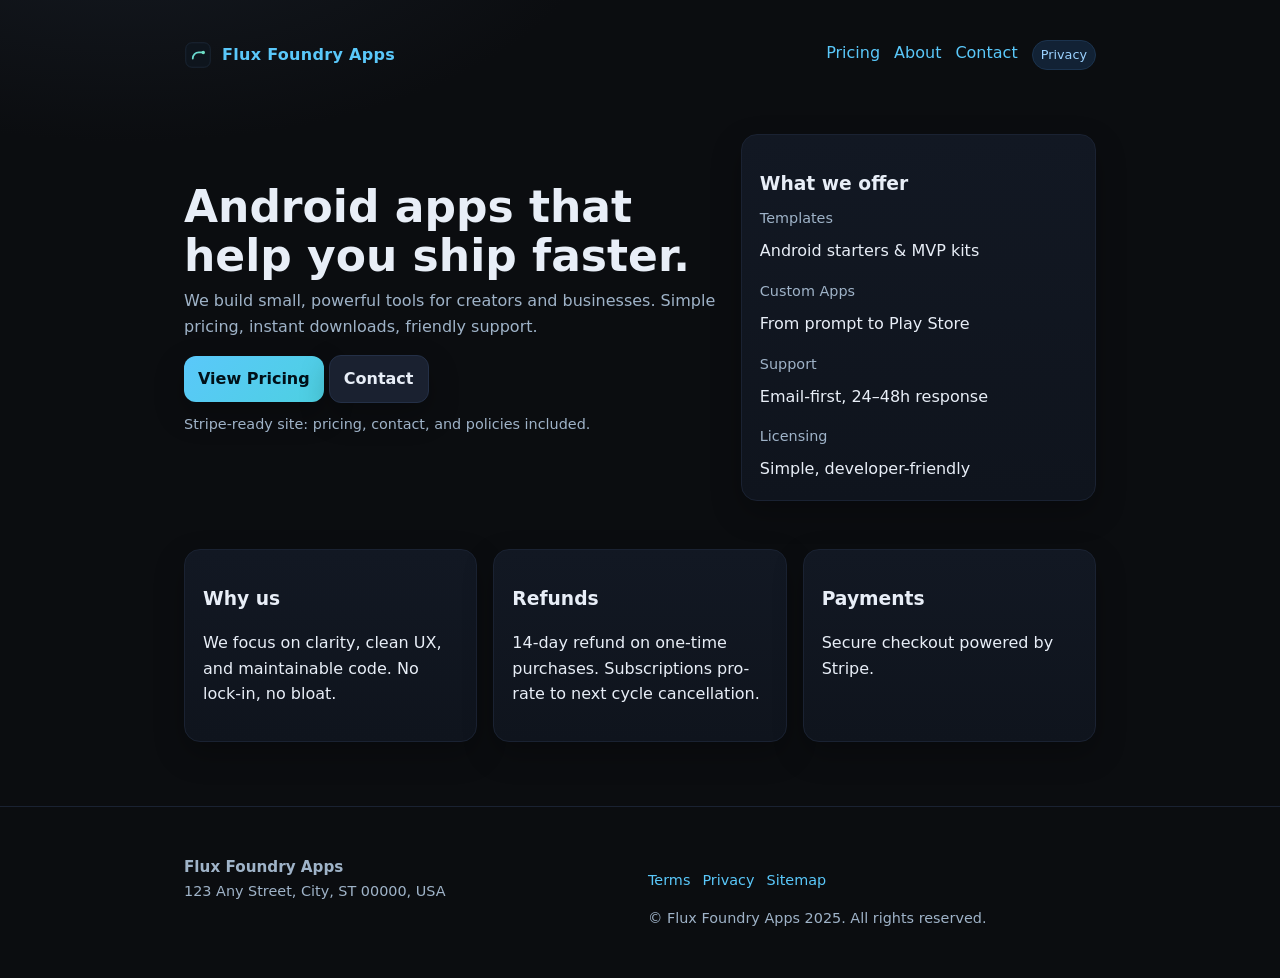
<file: index.html>
<!doctype html>
<html lang="en">
<head>
<meta charset="utf-8"/><meta name="viewport" content="width=device-width,initial-scale=1"/>
<title>Home – Flux Foundry Apps</title>
<link rel="icon" href="logo.svg">
<link rel="stylesheet" href="styles.css">
<meta name="description" content="Android apps & tools for productivity and growth.">
<script type="application/ld+json">{"@context": "https://schema.org", "@type": "Organization", "name": "Flux Foundry Apps", "url": "https://example.com", "logo": "https://example.com/logo.svg", "email": "hello@example.com", "address": "123 Any Street, City, ST 00000, USA"}</script>
</head>
<body>
  <div class="container">
    
    <nav class="nav">
      <a class="brand" href="index.html"><img src="logo.svg" width="28" height="28" alt=""/> Flux Foundry Apps</a>
      <div class="links">
        <a href="pricing.html">Pricing</a>
        <a href="about.html">About</a>
        <a href="contact.html">Contact</a>
        <a href="privacy.html" class="badge">Privacy</a>
      </div>
    </nav>
    
    
<section class="hero">
  <div>
    <h1>Android apps that help you ship faster.</h1>
    <p>We build small, powerful tools for creators and businesses. Simple pricing, instant downloads, friendly support.</p>
    <div class="inline">
      <a class="btn" href="pricing.html">View Pricing</a>
      <a class="btn secondary" href="contact.html">Contact</a>
    </div>
    <p class="small" style="margin-top:10px;">Stripe-ready site: pricing, contact, and policies included.</p>
  </div>
  <div class="card">
    <h3>What we offer</h3>
    <div class="grid">
      <div class="kv"><div class="k">Templates</div><div>Android starters & MVP kits</div></div>
      <div class="kv"><div class="k">Custom Apps</div><div>From prompt to Play Store</div></div>
      <div class="kv"><div class="k">Support</div><div>Email-first, 24–48h response</div></div>
      <div class="kv"><div class="k">Licensing</div><div>Simple, developer-friendly</div></div>
    </div>
  </div>
</section>
<section class="grid">
  <div class="card"><h3>Why us</h3><p>We focus on clarity, clean UX, and maintainable code. No lock-in, no bloat.</p></div>
  <div class="card"><h3>Refunds</h3><p>14-day refund on one-time purchases. Subscriptions pro-rate to next cycle cancellation.</p></div>
  <div class="card"><h3>Payments</h3><p>Secure checkout powered by Stripe.</p></div>
</section>

  </div>
  
    <div class="footer">
      <div class="container">
        <div class="grid">
          <div>
            <strong>Flux Foundry Apps</strong><br/>
            <span class="small">123 Any Street, City, ST 00000, USA</span>
          </div>
          <div class="small">
            <ul class="inline">
              <li><a href="terms.html">Terms</a></li>
              <li><a href="privacy.html">Privacy</a></li>
              <li><a href="sitemap.xml">Sitemap</a></li>
            </ul>
            <div>© Flux Foundry Apps 2025. All rights reserved.</div>
          </div>
        </div>
      </div>
    </div>
    
</body>
</html>
</file>
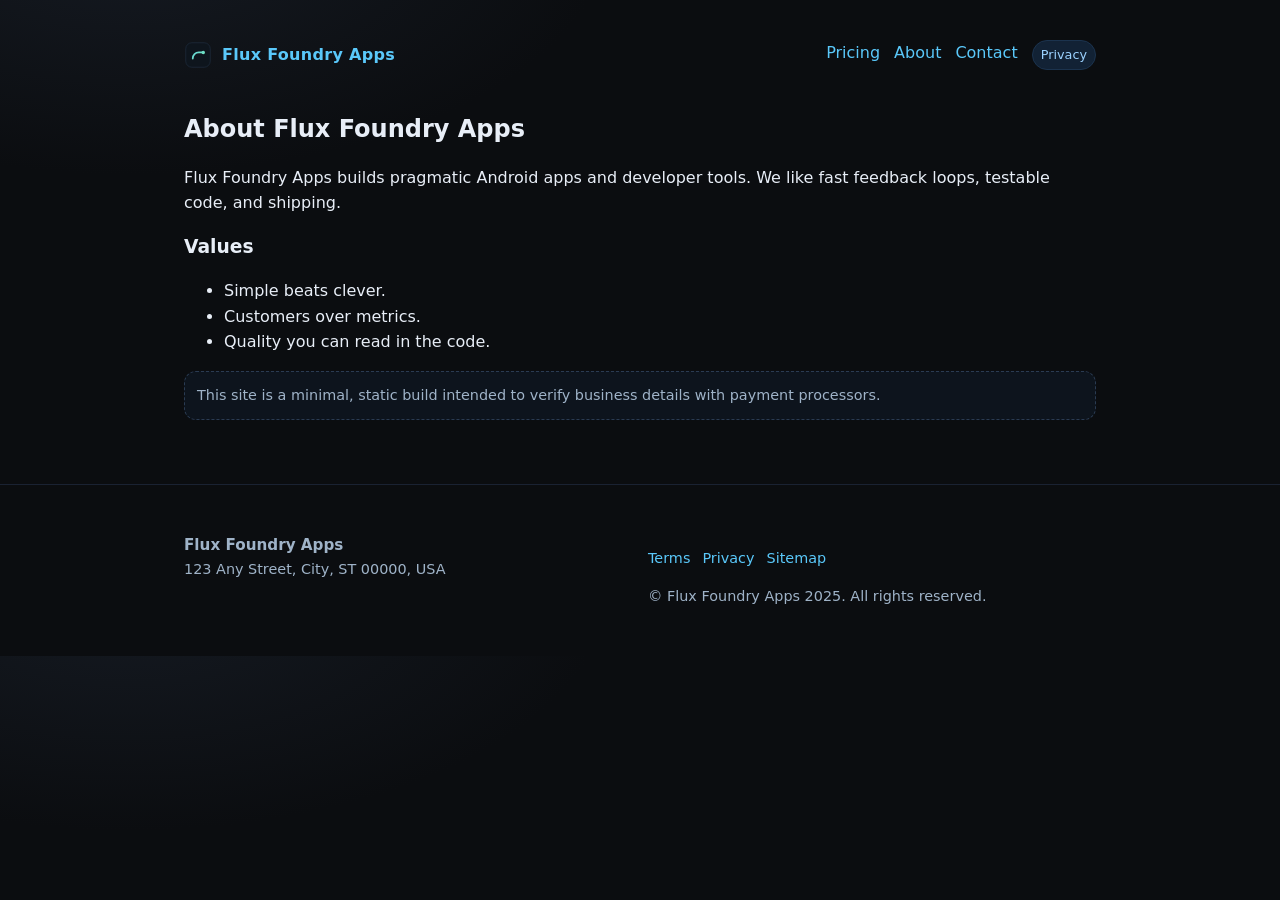
<file: about.html>
<!doctype html>
<html lang="en">
<head>
<meta charset="utf-8"/><meta name="viewport" content="width=device-width,initial-scale=1"/>
<title>About – Flux Foundry Apps</title>
<link rel="icon" href="logo.svg">
<link rel="stylesheet" href="styles.css">
<meta name="description" content="Android apps & tools for productivity and growth.">
<script type="application/ld+json">{"@context": "https://schema.org", "@type": "Organization", "name": "Flux Foundry Apps", "url": "https://example.com", "logo": "https://example.com/logo.svg", "email": "hello@example.com", "address": "123 Any Street, City, ST 00000, USA"}</script>
</head>
<body>
  <div class="container">
    
    <nav class="nav">
      <a class="brand" href="index.html"><img src="logo.svg" width="28" height="28" alt=""/> Flux Foundry Apps</a>
      <div class="links">
        <a href="pricing.html">Pricing</a>
        <a href="about.html">About</a>
        <a href="contact.html">Contact</a>
        <a href="privacy.html" class="badge">Privacy</a>
      </div>
    </nav>
    
    
<h2>About Flux Foundry Apps</h2>
<p>Flux Foundry Apps builds pragmatic Android apps and developer tools. We like fast feedback loops, testable code, and shipping.</p>
<h3>Values</h3>
<ul>
  <li>Simple beats clever.</li>
  <li>Customers over metrics.</li>
  <li>Quality you can read in the code.</li>
</ul>
<div class="notice small">This site is a minimal, static build intended to verify business details with payment processors.</div>

  </div>
  
    <div class="footer">
      <div class="container">
        <div class="grid">
          <div>
            <strong>Flux Foundry Apps</strong><br/>
            <span class="small">123 Any Street, City, ST 00000, USA</span>
          </div>
          <div class="small">
            <ul class="inline">
              <li><a href="terms.html">Terms</a></li>
              <li><a href="privacy.html">Privacy</a></li>
              <li><a href="sitemap.xml">Sitemap</a></li>
            </ul>
            <div>© Flux Foundry Apps 2025. All rights reserved.</div>
          </div>
        </div>
      </div>
    </div>
    
</body>
</html>
</file>
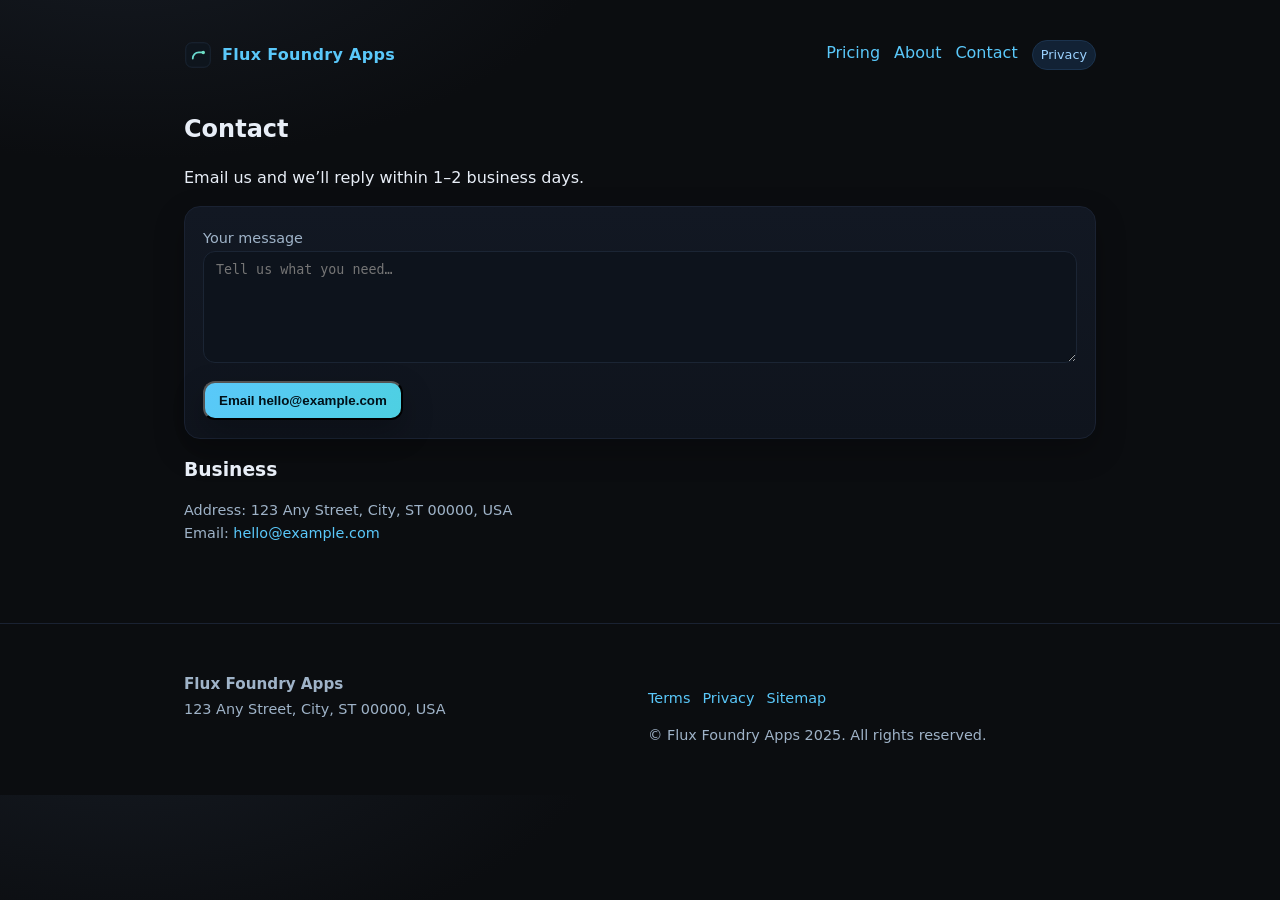
<file: contact.html>
<!doctype html>
<html lang="en">
<head>
<meta charset="utf-8"/><meta name="viewport" content="width=device-width,initial-scale=1"/>
<title>Contact – Flux Foundry Apps</title>
<link rel="icon" href="logo.svg">
<link rel="stylesheet" href="styles.css">
<meta name="description" content="Android apps & tools for productivity and growth.">
<script type="application/ld+json">{"@context": "https://schema.org", "@type": "Organization", "name": "Flux Foundry Apps", "url": "https://example.com", "logo": "https://example.com/logo.svg", "email": "hello@example.com", "address": "123 Any Street, City, ST 00000, USA"}</script>
</head>
<body>
  <div class="container">
    
    <nav class="nav">
      <a class="brand" href="index.html"><img src="logo.svg" width="28" height="28" alt=""/> Flux Foundry Apps</a>
      <div class="links">
        <a href="pricing.html">Pricing</a>
        <a href="about.html">About</a>
        <a href="contact.html">Contact</a>
        <a href="privacy.html" class="badge">Privacy</a>
      </div>
    </nav>
    
    
<h2>Contact</h2>
<p>Email us and we’ll reply within 1–2 business days.</p>
<form class="card" onsubmit="location.href='mailto:hello@example.com?subject=Inquiry%20from%20Website&body='+encodeURIComponent(document.getElementById('msg').value); return false;">
  <label for="msg">Your message</label>
  <textarea id="msg" class="input" rows="6" placeholder="Tell us what you need…"></textarea>
  <div style="margin-top:10px;">
    <button class="btn" type="submit">Email hello@example.com</button>
  </div>
</form>
<h3>Business</h3>
<p class="small">
  Address: 123 Any Street, City, ST 00000, USA<br>
  Email: <a href="mailto:hello@example.com">hello@example.com</a>
</p>

  </div>
  
    <div class="footer">
      <div class="container">
        <div class="grid">
          <div>
            <strong>Flux Foundry Apps</strong><br/>
            <span class="small">123 Any Street, City, ST 00000, USA</span>
          </div>
          <div class="small">
            <ul class="inline">
              <li><a href="terms.html">Terms</a></li>
              <li><a href="privacy.html">Privacy</a></li>
              <li><a href="sitemap.xml">Sitemap</a></li>
            </ul>
            <div>© Flux Foundry Apps 2025. All rights reserved.</div>
          </div>
        </div>
      </div>
    </div>
    
</body>
</html>
</file>
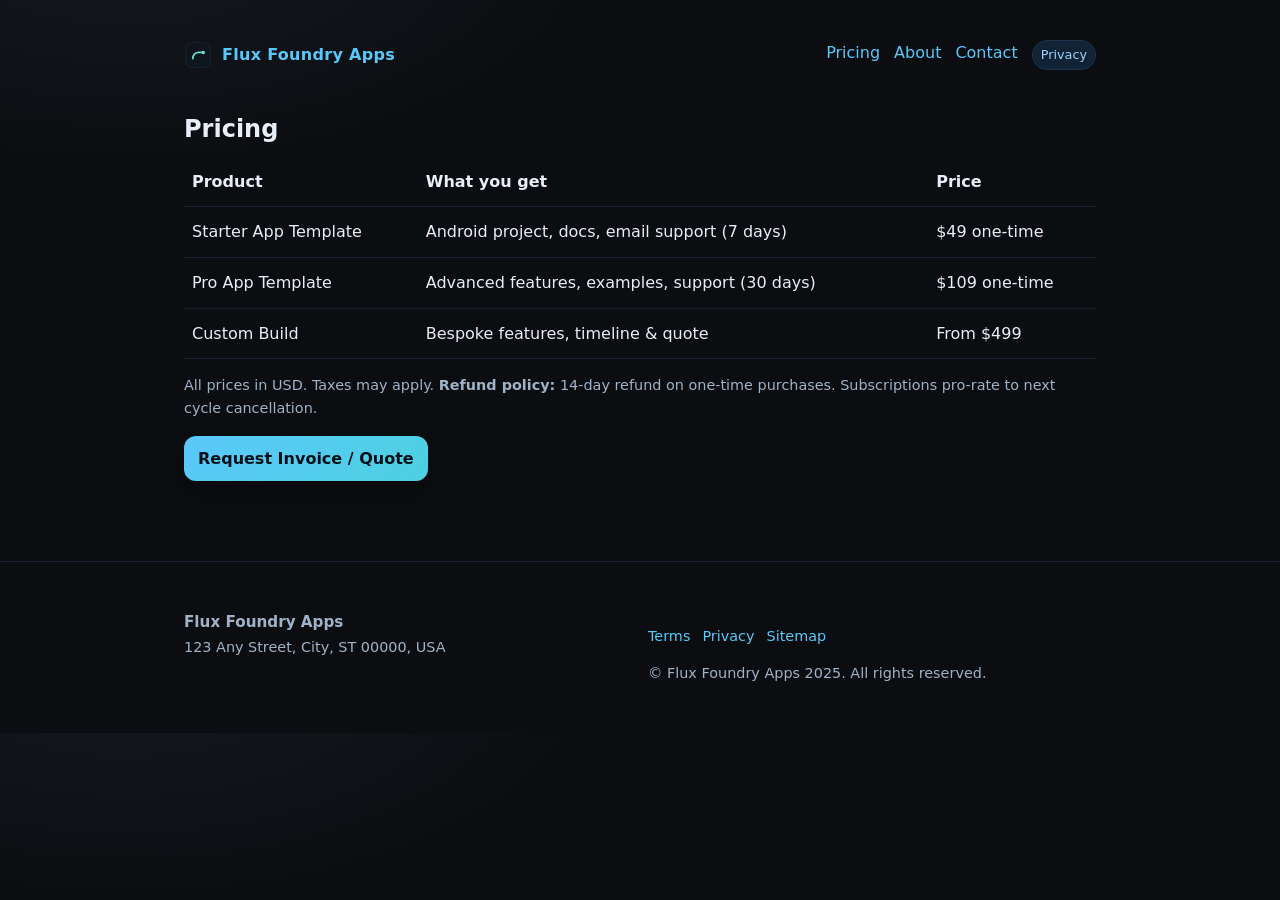
<file: pricing.html>
<!doctype html>
<html lang="en">
<head>
<meta charset="utf-8"/><meta name="viewport" content="width=device-width,initial-scale=1"/>
<title>Pricing – Flux Foundry Apps</title>
<link rel="icon" href="logo.svg">
<link rel="stylesheet" href="styles.css">
<meta name="description" content="Android apps & tools for productivity and growth.">
<script type="application/ld+json">{"@context": "https://schema.org", "@type": "Organization", "name": "Flux Foundry Apps", "url": "https://example.com", "logo": "https://example.com/logo.svg", "email": "hello@example.com", "address": "123 Any Street, City, ST 00000, USA"}</script>
</head>
<body>
  <div class="container">
    
    <nav class="nav">
      <a class="brand" href="index.html"><img src="logo.svg" width="28" height="28" alt=""/> Flux Foundry Apps</a>
      <div class="links">
        <a href="pricing.html">Pricing</a>
        <a href="about.html">About</a>
        <a href="contact.html">Contact</a>
        <a href="privacy.html" class="badge">Privacy</a>
      </div>
    </nav>
    
    
<h2>Pricing</h2>
<table class="table">
  <thead><tr><th>Product</th><th>What you get</th><th>Price</th></tr></thead>
  <tbody>
    <tr><td>Starter App Template</td><td>Android project, docs, email support (7 days)</td><td>$49 one-time</td></tr>
    <tr><td>Pro App Template</td><td>Advanced features, examples, support (30 days)</td><td>$109 one-time</td></tr>
    <tr><td>Custom Build</td><td>Bespoke features, timeline & quote</td><td>From $499</td></tr>
  </tbody>
</table>
<p class="small">All prices in USD. Taxes may apply. <strong>Refund policy:</strong> 14-day refund on one-time purchases. Subscriptions pro-rate to next cycle cancellation.</p>
<p><a class="btn" href="contact.html">Request Invoice / Quote</a></p>

  </div>
  
    <div class="footer">
      <div class="container">
        <div class="grid">
          <div>
            <strong>Flux Foundry Apps</strong><br/>
            <span class="small">123 Any Street, City, ST 00000, USA</span>
          </div>
          <div class="small">
            <ul class="inline">
              <li><a href="terms.html">Terms</a></li>
              <li><a href="privacy.html">Privacy</a></li>
              <li><a href="sitemap.xml">Sitemap</a></li>
            </ul>
            <div>© Flux Foundry Apps 2025. All rights reserved.</div>
          </div>
        </div>
      </div>
    </div>
    
</body>
</html>
</file>
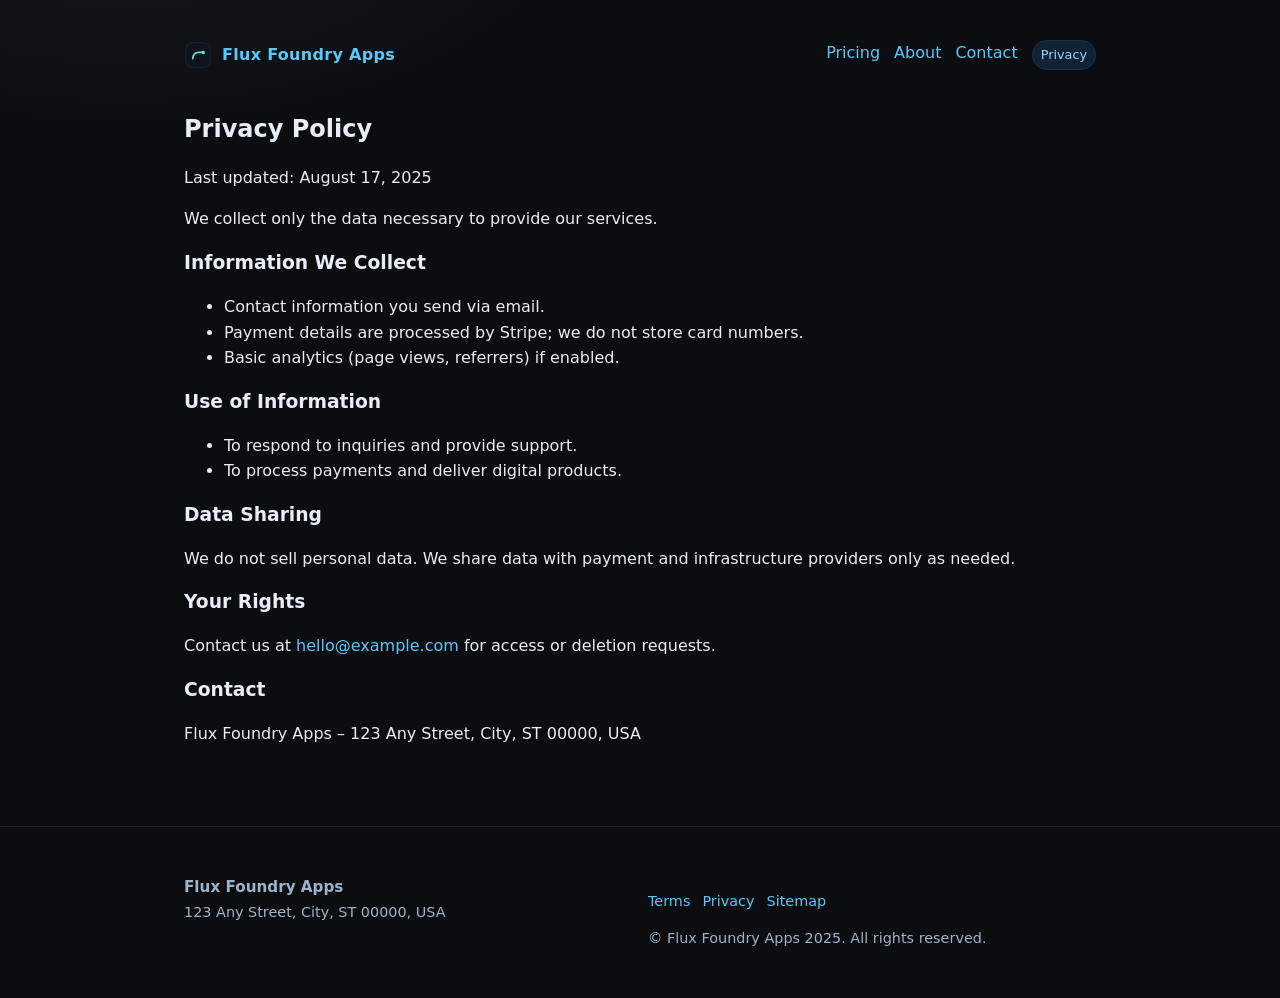
<file: privacy.html>
<!doctype html>
<html lang="en">
<head>
<meta charset="utf-8"/><meta name="viewport" content="width=device-width,initial-scale=1"/>
<title>Privacy Policy – Flux Foundry Apps</title>
<link rel="icon" href="logo.svg">
<link rel="stylesheet" href="styles.css">
<meta name="description" content="Android apps & tools for productivity and growth.">
<script type="application/ld+json">{"@context": "https://schema.org", "@type": "Organization", "name": "Flux Foundry Apps", "url": "https://example.com", "logo": "https://example.com/logo.svg", "email": "hello@example.com", "address": "123 Any Street, City, ST 00000, USA"}</script>
</head>
<body>
  <div class="container">
    
    <nav class="nav">
      <a class="brand" href="index.html"><img src="logo.svg" width="28" height="28" alt=""/> Flux Foundry Apps</a>
      <div class="links">
        <a href="pricing.html">Pricing</a>
        <a href="about.html">About</a>
        <a href="contact.html">Contact</a>
        <a href="privacy.html" class="badge">Privacy</a>
      </div>
    </nav>
    
    
<h2>Privacy Policy</h2>
<p>Last updated: August 17, 2025</p>
<p>We collect only the data necessary to provide our services.</p>
<h3>Information We Collect</h3>
<ul>
  <li>Contact information you send via email.</li>
  <li>Payment details are processed by Stripe; we do not store card numbers.</li>
  <li>Basic analytics (page views, referrers) if enabled.</li>
</ul>
<h3>Use of Information</h3>
<ul>
  <li>To respond to inquiries and provide support.</li>
  <li>To process payments and deliver digital products.</li>
</ul>
<h3>Data Sharing</h3>
<p>We do not sell personal data. We share data with payment and infrastructure providers only as needed.</p>
<h3>Your Rights</h3>
<p>Contact us at <a href="mailto:hello@example.com">hello@example.com</a> for access or deletion requests.</p>
<h3>Contact</h3>
<p>Flux Foundry Apps – 123 Any Street, City, ST 00000, USA</p>

  </div>
  
    <div class="footer">
      <div class="container">
        <div class="grid">
          <div>
            <strong>Flux Foundry Apps</strong><br/>
            <span class="small">123 Any Street, City, ST 00000, USA</span>
          </div>
          <div class="small">
            <ul class="inline">
              <li><a href="terms.html">Terms</a></li>
              <li><a href="privacy.html">Privacy</a></li>
              <li><a href="sitemap.xml">Sitemap</a></li>
            </ul>
            <div>© Flux Foundry Apps 2025. All rights reserved.</div>
          </div>
        </div>
      </div>
    </div>
    
</body>
</html>
</file>
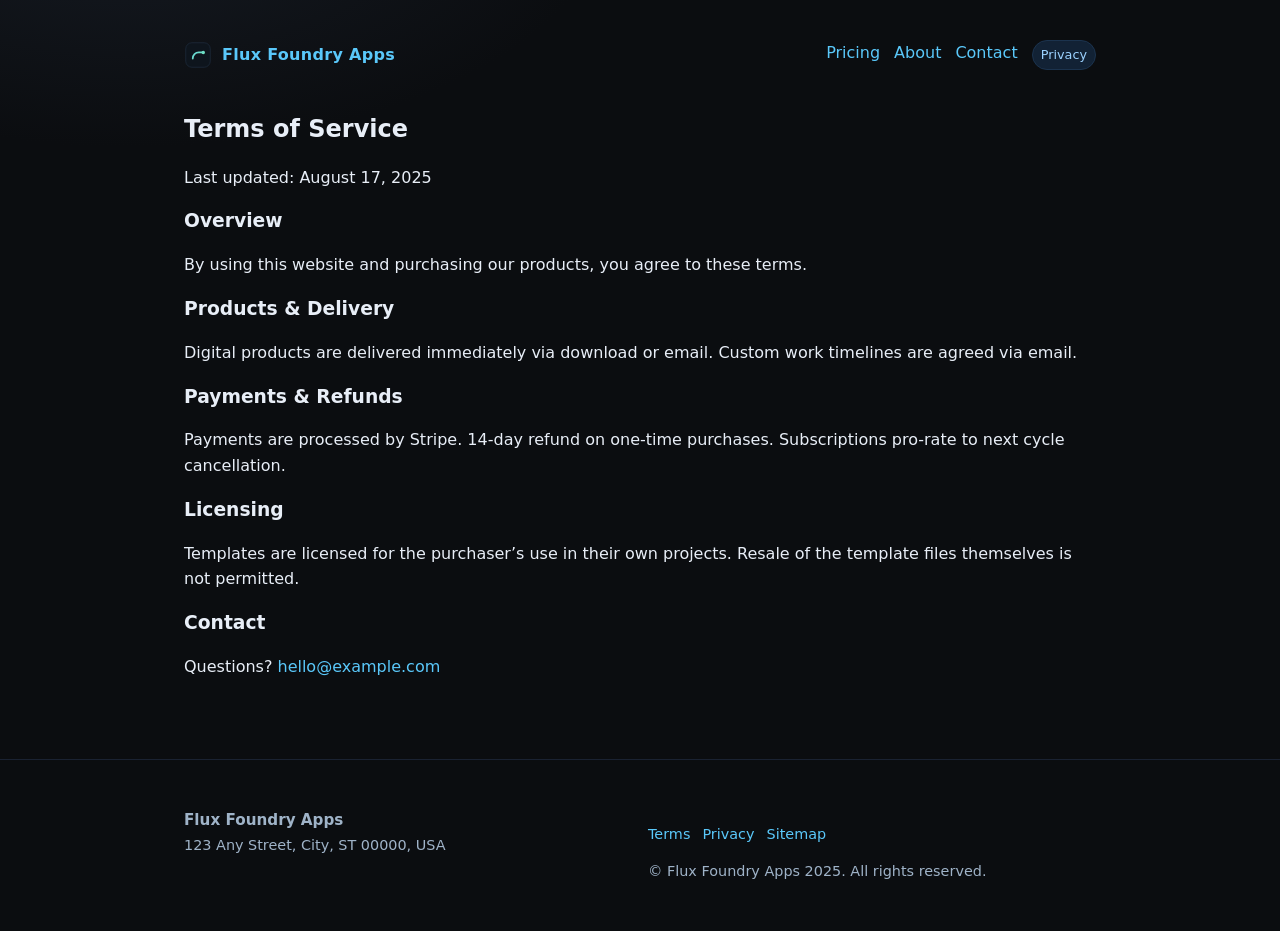
<file: terms.html>
<!doctype html>
<html lang="en">
<head>
<meta charset="utf-8"/><meta name="viewport" content="width=device-width,initial-scale=1"/>
<title>Terms of Service – Flux Foundry Apps</title>
<link rel="icon" href="logo.svg">
<link rel="stylesheet" href="styles.css">
<meta name="description" content="Android apps & tools for productivity and growth.">
<script type="application/ld+json">{"@context": "https://schema.org", "@type": "Organization", "name": "Flux Foundry Apps", "url": "https://example.com", "logo": "https://example.com/logo.svg", "email": "hello@example.com", "address": "123 Any Street, City, ST 00000, USA"}</script>
</head>
<body>
  <div class="container">
    
    <nav class="nav">
      <a class="brand" href="index.html"><img src="logo.svg" width="28" height="28" alt=""/> Flux Foundry Apps</a>
      <div class="links">
        <a href="pricing.html">Pricing</a>
        <a href="about.html">About</a>
        <a href="contact.html">Contact</a>
        <a href="privacy.html" class="badge">Privacy</a>
      </div>
    </nav>
    
    
<h2>Terms of Service</h2>
<p>Last updated: August 17, 2025</p>
<h3>Overview</h3>
<p>By using this website and purchasing our products, you agree to these terms.</p>
<h3>Products & Delivery</h3>
<p>Digital products are delivered immediately via download or email. Custom work timelines are agreed via email.</p>
<h3>Payments & Refunds</h3>
<p>Payments are processed by Stripe. 14-day refund on one-time purchases. Subscriptions pro-rate to next cycle cancellation.</p>
<h3>Licensing</h3>
<p>Templates are licensed for the purchaser’s use in their own projects. Resale of the template files themselves is not permitted.</p>
<h3>Contact</h3>
<p>Questions? <a href="mailto:hello@example.com">hello@example.com</a></p>

  </div>
  
    <div class="footer">
      <div class="container">
        <div class="grid">
          <div>
            <strong>Flux Foundry Apps</strong><br/>
            <span class="small">123 Any Street, City, ST 00000, USA</span>
          </div>
          <div class="small">
            <ul class="inline">
              <li><a href="terms.html">Terms</a></li>
              <li><a href="privacy.html">Privacy</a></li>
              <li><a href="sitemap.xml">Sitemap</a></li>
            </ul>
            <div>© Flux Foundry Apps 2025. All rights reserved.</div>
          </div>
        </div>
      </div>
    </div>
    
</body>
</html>
</file>
<file: styles.css>
:root{
  --bg:#0b0d10;
  --card:#11141a;
  --text:#e8eef7;
  --muted:#9fb3c8;
  --brand:#5ac8fa;
  --accent:#7ef29a;
  --danger:#ff6b6b;
  --shadow: 0 12px 30px rgba(0,0,0,.25);
}
*{box-sizing:border-box}
html,body{margin:0;padding:0}
body{font-family:system-ui, -apple-system, Segoe UI, Roboto, Ubuntu, Cantarell, Noto Sans, sans-serif; background:radial-gradient(1200px 600px at 10% -10%, #151a22 0%, #0b0d10 40%), var(--bg); color:var(--text); line-height:1.6}
a{color:var(--brand); text-decoration:none}
a:hover{text-decoration:underline}
.container{max-width:960px;margin:0 auto;padding:24px}
.nav{display:flex;gap:14px;align-items:center;justify-content:space-between;padding:16px 0}
.nav a.brand{display:flex;gap:10px;align-items:center;font-weight:700;letter-spacing:.3px}
.nav .links{display:flex;gap:14px;flex-wrap:wrap}
.btn{display:inline-flex;align-items:center;gap:8px;padding:10px 14px;border-radius:12px;background:linear-gradient(135deg,var(--brand),#4dd0e1);color:#001018;font-weight:600;box-shadow:var(--shadow)}
.btn.secondary{background:#1a2130;color:var(--text);border:1px solid #243047}
.hero{display:grid;gap:24px;grid-template-columns:1.2fr .8fr;align-items:center;padding:48px 0}
.hero h1{font-size:clamp(28px,4vw,44px);line-height:1.1;margin:0 0 8px}
.hero p{color:var(--muted);margin:0 0 16px}
.card{background:linear-gradient(180deg,#121823 0%, #0f141d 100%); border:1px solid #1a2232; border-radius:16px; padding:18px; box-shadow:var(--shadow)}
.grid{display:grid;gap:16px;grid-template-columns:repeat(auto-fit,minmax(220px,1fr))}
.kv{display:grid;gap:8px}
.kv .k{color:var(--muted);font-size:.9rem}
.footer{border-top:1px solid #1a2232;margin-top:40px;padding:24px 0;color:var(--muted);font-size:.95rem}
h2{margin:24px 0 8px}
h3{margin:16px 0 8px}
.table{width:100%;border-collapse:collapse}
.table th,.table td{border-bottom:1px solid #1a2232;padding:12px 8px;text-align:left}
.badge{padding:4px 8px;background:#122235;border:1px solid #1b334e;color:#9bd2ff;border-radius:999px;font-size:.8rem}
.notice{padding:12px;border:1px dashed #2a3b52;border-radius:12px;color:var(--muted);background:#0d141d}
.input{width:100%;padding:10px 12px;background:#0d131c;border:1px solid #1b2534;border-radius:12px;color:var(--text)}
label{font-size:.9rem;color:var(--muted)}
ul.inline{display:flex;gap:12px;flex-wrap:wrap;padding-left:0;list-style:none}
.small{font-size:.9rem;color:var(--muted)}
code{background:#0f1621;padding:2px 6px;border-radius:8px;border:1px solid #1a2232}
@media (max-width:900px){.hero{grid-template-columns:1fr}}
</file>
